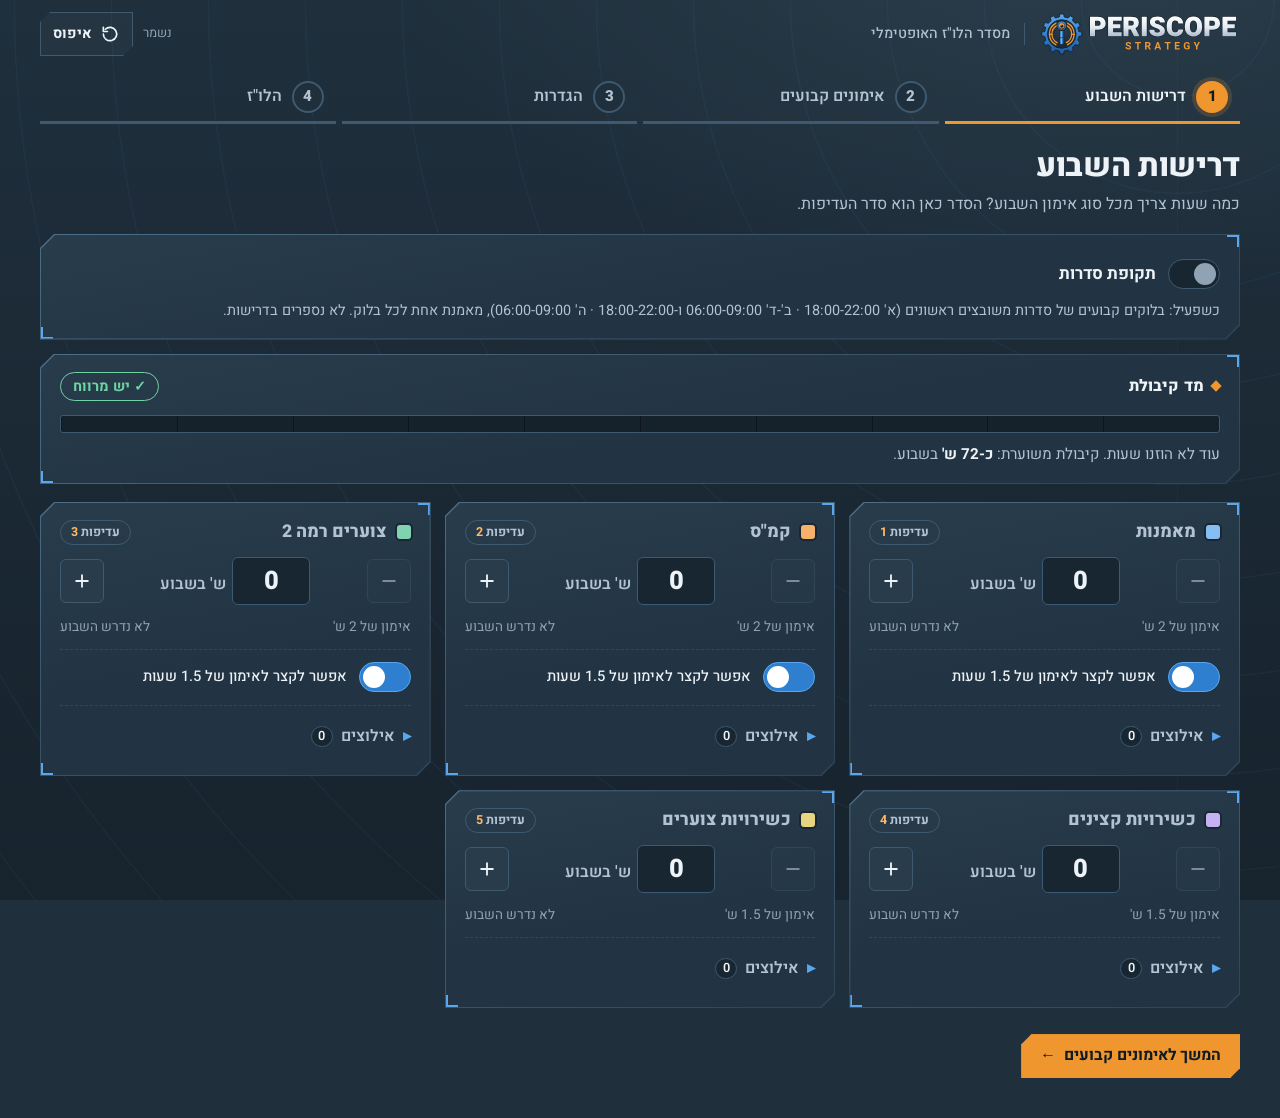
<file: index.html>
<!doctype html>
<html lang="he" dir="rtl">
<head>
<meta charset="utf-8">
<meta name="viewport" content="width=device-width, initial-scale=1, viewport-fit=cover">
<title>Periscope Strategy · מסדר הלו"ז האופטימלי</title>
<meta name="description" content="מסדר לו&quot;ז אימונים שבועי לסימולטור: מזינים דרישות, מקבלים לוח שבועי אופטימלי.">
<meta name="theme-color" content="#1f2f3c">
<meta name="color-scheme" content="dark light">
<meta property="og:title" content="Periscope Strategy · מסדר הלו&quot;ז האופטימלי">
<meta property="og:description" content="שיבוץ אימונים שבועי לסימולטור">
<meta property="og:image" content="https://idoravid15-art.github.io/sidor_talya/assets/brand/og-image.png">
<meta property="og:type" content="website">
<meta name="twitter:card" content="summary_large_image">
<link rel="icon" href="assets/brand/favicon.svg" type="image/svg+xml">
<link rel="icon" href="assets/brand/favicon-32.png" sizes="32x32" type="image/png">
<link rel="apple-touch-icon" href="assets/brand/apple-touch-icon.png">
<link rel="manifest" href="manifest.webmanifest">
<meta name="apple-mobile-web-app-capable" content="yes">
<meta name="apple-mobile-web-app-status-bar-style" content="black-translucent">
<link rel="preconnect" href="https://fonts.googleapis.com">
<link rel="preconnect" href="https://fonts.gstatic.com" crossorigin>
<link rel="stylesheet" href="https://fonts.googleapis.com/css2?family=Heebo:wght@400;500;700;800&display=swap">
<link rel="stylesheet" href="css/app.css">
<script type="module" src="js/app.js"></script>
</head>
<body>
<a class="skip" href="#main">דילוג לתוכן</a>
<div class="sonar-bg" aria-hidden="true"></div>

<header class="topbar">
  <div class="brand">
    <img class="brand-logo" src="assets/brand/logo-horizontal.svg" alt="Periscope Strategy" width="219" height="48">
    <img class="brand-logo-print" src="assets/brand/logo-mono.svg" alt="Periscope Strategy" width="219" height="48">
    <span class="brand-tag">מסדר הלו"ז האופטימלי</span>
  </div>
  <div class="topbar-actions">
    <span class="save-state" id="saveState" aria-live="polite"></span>
    <button type="button" class="btn btn-ghost btn-sm" id="resetBtn">
      <svg aria-hidden="true" viewBox="0 0 24 24"><path d="M4 12a8 8 0 1 0 2.4-5.7M4 4v5h5"/></svg>
      איפוס
    </button>
  </div>
</header>

<nav class="stepper" aria-label="שלבים">
  <ol>
    <li><button type="button" class="step" data-step="1"><span class="step-num">1</span><span class="step-label">דרישות השבוע</span></button></li>
    <li><button type="button" class="step" data-step="2"><span class="step-num">2</span><span class="step-label">אימונים קבועים</span></button></li>
    <li><button type="button" class="step" data-step="3"><span class="step-num">3</span><span class="step-label">הגדרות</span></button></li>
    <li><button type="button" class="step" data-step="4"><span class="step-num">4</span><span class="step-label">הלו"ז</span></button></li>
  </ol>
</nav>

<main id="main" tabindex="-1">

  <!-- STEP 1 -->
  <section class="screen" id="screen-1" data-screen="1" aria-labelledby="h1">
    <div class="screen-head">
      <h1 id="h1">דרישות השבוע</h1>
      <p class="lead">כמה שעות צריך מכל סוג אימון השבוע? הסדר כאן הוא סדר העדיפות.</p>
    </div>
    <div class="panel series-panel">
      <label class="switch series-switch"><input type="checkbox" id="seriesOn"><span class="switch-track" aria-hidden="true"></span><span><b>תקופת סדרות</b></span></label>
      <p class="hint" id="seriesHint">כשפעיל: בלוקים קבועים של סדרות משובצים ראשונים (א' 18:00-22:00 · ב'-ד' 06:00-09:00 ו-18:00-22:00 · ה' 06:00-09:00), מאמנת אחת לכל בלוק. לא נספרים בדרישות.</p>
    </div>
    <div class="capacity panel" id="capacity">
      <div class="capacity-top">
        <h2 class="panel-title">מד קיבולת</h2>
        <span class="capacity-status" id="capStatus"></span>
      </div>
      <div class="meter" id="capMeter" role="meter" aria-labelledby="capText" aria-valuemin="0">
        <div class="meter-fill" id="capFill"></div>
        <div class="meter-ticks" aria-hidden="true"></div>
      </div>
      <p class="capacity-text" id="capText"></p>
    </div>
    <div class="type-grid" id="typeGrid"></div>
    <div class="screen-nav">
      <button type="button" class="btn btn-primary" data-go="2">המשך לאימונים קבועים <span aria-hidden="true">←</span></button>
    </div>
  </section>

  <!-- STEP 2 -->
  <section class="screen" id="screen-2" data-screen="2" aria-labelledby="h2" hidden>
    <div class="screen-head">
      <h1 id="h2">אימונים חריגים קבועים</h1>
      <p class="lead">אימונים שכבר נקבעו מראש. הם ישובצו ראשונים והשאר ייבנה סביבם.</p>
    </div>
    <div class="fixed-layout">
      <form class="panel fixed-form" id="fixedForm" novalidate>
        <h2 class="panel-title">הוספת אימון קבוע</h2>
        <div class="form-grid">
          <label class="field"><span>יום</span><select name="day" id="fxDay"></select></label>
          <label class="field"><span>שעת התחלה</span><select name="start" id="fxStart"></select></label>
          <label class="field"><span>משך</span><select name="duration" id="fxDur"></select></label>
          <label class="field"><span>מאמנת</span><select name="trainerId" id="fxTrainer"></select></label>
          <label class="field field-wide"><span>סוג אימון</span><select name="typeId" id="fxType"></select></label>
          <label class="field field-wide" id="fxLabelWrap" hidden><span>תווית</span><input name="label" id="fxLabel" type="text" maxlength="40" placeholder="למשל: ביקור מפקד"></label>
        </div>
        <p class="form-error" id="fxError" role="alert"></p>
        <button type="submit" class="btn btn-primary btn-block">
          <svg aria-hidden="true" viewBox="0 0 24 24"><path d="M12 5v14M5 12h14"/></svg>הוספה
        </button>
      </form>
      <div class="panel fixed-list-panel">
        <h2 class="panel-title">אימונים קבועים <span class="count" id="fixedCount"></span></h2>
        <ul class="fixed-list" id="fixedList" aria-live="polite"></ul>
        <p class="empty" id="fixedEmpty">אין אימונים קבועים. אפשר לדלג לשלב הבא.</p>
      </div>
    </div>
    <div class="screen-nav">
      <button type="button" class="btn btn-ghost" data-go="1"><span aria-hidden="true">→</span> חזרה</button>
      <button type="button" class="btn btn-primary" data-go="3">המשך להגדרות <span aria-hidden="true">←</span></button>
    </div>
  </section>

  <!-- STEP 3 -->
  <section class="screen" id="screen-3" data-screen="3" aria-labelledby="h3" hidden>
    <div class="screen-head">
      <h1 id="h3">הגדרות</h1>
      <p class="lead">ברירות המחדל מתאימות לרוב השבועות. משנים רק מה שצריך.</p>
    </div>
    <div class="settings-grid">
      <fieldset class="panel">
        <legend class="panel-title">מאמנות</legend>
        <p class="hint">השעות מתחלקות שווה בין המאמנות (ביחס לשעות שכל אחת זמינה).</p>
        <ul class="trainer-list" id="trainerList"></ul>
        <button type="button" class="btn btn-ghost btn-sm" id="addTrainer"><svg viewBox="0 0 24 24" aria-hidden="true"><path d="M12 5v14M5 12h14"/></svg>הוספת מאמנת</button>
        <p class="hint" id="trainerHint" aria-live="polite"></p>
      </fieldset>

      <fieldset class="panel">
        <legend class="panel-title">אפטר</legend>
        <p class="hint">ערב אחד בשבוע: אין אימונים מ-<span id="afterEndTxt">17:00</span> ועד <span id="afterRetTxt">10:30</span> למחרת.</p>
        <label class="field"><span>האפטר תמיד של</span><select id="afterTrainer"></select></label>
        <p class="field-label" id="afterDayLbl">יום האפטר</p>
        <div class="seg" role="radiogroup" aria-labelledby="afterDayLbl">
          <label><input type="radio" name="afterMode" value="auto"><span>אוטומטי</span></label>
          <label><input type="radio" name="afterMode" value="manual"><span>אני בוחרת</span></label>
        </div>
        <div class="form-grid" id="afterManual">
          <label class="field"><span>יום</span><select id="afterDay"></select></label>
        </div>
      </fieldset>

      <fieldset class="panel">
        <legend class="panel-title">יש"פ + ניקיון</legend>
        <p class="hint">שעה אחת בשבוע בלי אימונים.</p>
        <div class="seg" role="radiogroup" aria-label="קביעת יש&quot;פ">
          <label><input type="radio" name="cleanMode" value="auto"><span>אוטומטי</span></label>
          <label><input type="radio" name="cleanMode" value="manual"><span>אני בוחרת</span></label>
        </div>
        <div class="form-grid" id="cleanManual">
          <label class="field"><span>יום</span><select id="cleanDay"></select></label>
          <label class="field"><span>שעה</span><select id="cleanStart"></select></label>
        </div>
      </fieldset>

      <fieldset class="panel">
        <legend class="panel-title">חלון חמישי</legend>
        <label class="switch">
          <input type="checkbox" id="thuEnabled" role="switch">
          <span class="switch-track" aria-hidden="true"></span>
          <span>להשאיר חלון פנוי בחמישי <span class="nowrap" id="thuTxt">12:00-12:30</span></span>
        </label>
        <p class="hint">החלון יישבר רק אם זה מוסיף יותר מ-<span id="thuTradeTxt">30</span> דק' אימון בשבוע.</p>
      </fieldset>

      <details class="panel advanced" id="advanced">
        <summary><span class="panel-title">חוקים מתקדמים</span><span class="hint">משכים, מנוחה, שינה ומכסות</span></summary>
        <div class="form-grid adv-grid" id="advGrid"></div>
        <button type="button" class="btn btn-ghost btn-sm" id="advReset">החזרת חוקים לברירת מחדל</button>
      </details>
    </div>
    <div class="screen-nav">
      <button type="button" class="btn btn-ghost" data-go="2"><span aria-hidden="true">→</span> חזרה</button>
      <button type="button" class="btn btn-primary" data-go="4" data-build>בנה לו"ז <span aria-hidden="true">←</span></button>
    </div>
  </section>

  <!-- STEP 4 -->
  <section class="screen" id="screen-4" data-screen="4" aria-labelledby="h4" hidden>
    <div class="screen-head result-head">
      <div>
        <h1 id="h4">הלו"ז השבועי</h1>
        <p class="lead" id="resultLead">לחצי "בנה לו"ז" כדי לקבל לוח שבועי.</p>
      </div>
      <div class="toolbar" role="toolbar" aria-label="פעולות על הלו&quot;ז">
        <button type="button" class="btn btn-primary" id="buildBtn">
          <svg aria-hidden="true" viewBox="0 0 24 24"><circle cx="12" cy="12" r="8"/><path d="M12 2v4M12 18v4M2 12h4M18 12h4"/></svg>
          <span id="buildLabel">בנה לו"ז</span>
        </button>
        <div class="export-group" id="exportGroup">
          <button type="button" class="btn btn-ghost" id="printBtn" disabled>
            <svg aria-hidden="true" viewBox="0 0 24 24"><path d="M6 9V3h12v6M6 18H4v-7h16v7h-2M7 14h10v7H7z"/></svg>הדפסה / PDF</button>
          <button type="button" class="btn btn-ghost" id="pngBtn" disabled>
            <svg aria-hidden="true" viewBox="0 0 24 24"><rect x="3" y="5" width="18" height="14" rx="2"/><circle cx="9" cy="10" r="2"/><path d="m21 16-5-5-8 8"/></svg>תמונה לוואטסאפ</button>
          <button type="button" class="btn btn-ghost" id="xlsxBtn" disabled>
            <svg aria-hidden="true" viewBox="0 0 24 24"><rect x="4" y="3" width="16" height="18" rx="2"/><path d="M4 9h16M4 15h16M10 3v18"/></svg>אקסל</button>
        </div>
      </div>
    </div>

    <p class="sr-only" id="buildStatus" role="status" aria-live="polite"></p>

    <div class="scan panel" id="scan" hidden>
      <div class="scope" aria-hidden="true">
        <svg viewBox="0 0 200 200" class="scope-svg">
          <defs>
            <radialGradient id="scopeBg" cx=".5" cy=".5" r=".5"><stop offset="0" stop-color="#22394a"/><stop offset="1" stop-color="#15222c"/></radialGradient>
          </defs>
          <g class="scope-gear"><circle cx="100" cy="100" r="94" fill="none" stroke="#2f7fd0" stroke-width="6" stroke-dasharray="9 5.76"/></g>
          <circle cx="100" cy="100" r="86" fill="url(#scopeBg)" stroke="#13202b" stroke-width="3"/>
          <g fill="none" stroke="#5aa7ef" stroke-opacity=".28">
            <circle cx="100" cy="100" r="64"/><circle cx="100" cy="100" r="42"/><circle cx="100" cy="100" r="20"/>
            <path d="M100 14v172M14 100h172"/>
          </g>
          <g class="scope-sweep"><path d="M100 100 L100 14 A86 86 0 0 1 160.8 39.2 Z" fill="url(#sweepGrad)"/></g>
          <linearGradient id="sweepGrad" x1="0" y1="0" x2="1" y2="0"><stop offset="0" stop-color="#f0962e" stop-opacity="0"/><stop offset="1" stop-color="#f0962e" stop-opacity=".45"/></linearGradient>
          <g class="scope-blips" fill="#f0962e"><circle cx="132" cy="70" r="3"/><circle cx="76" cy="128" r="2.5"/><circle cx="120" cy="140" r="2"/><circle cx="62" cy="64" r="2"/></g>
          <g stroke="#f0962e" stroke-width="2"><path d="M100 4v12M100 184v12M4 100h12M184 100h12"/></g>
        </svg>
        <span class="scope-pct" id="scanPct">0%</span>
      </div>
      <div class="scan-info">
        <p class="scan-title">סורקת אפשרויות שיבוץ…</p>
        <p class="scan-sub" id="scanSub">מסדרת את האימונים לפי עדיפות</p>
        <div class="progress" aria-hidden="true"><div class="progress-fill" id="scanFill"></div></div>
      </div>
    </div>

    <div class="result" id="result" hidden>
      <div class="panel board-panel">
        <div class="board-head">
          <h2 class="panel-title">לוח שבועי</h2>
          <ul class="legend" id="legend" aria-label="מקרא"></ul>
        </div>
        <div class="day-tabs" role="tablist" aria-label="ימים" id="dayTabs"></div>
        <div class="board" id="board"></div>
      </div>
      <div class="summary">
        <div class="panel util-panel">
          <h2 class="panel-title">ניצול הסימולטור</h2>
          <div class="util" id="util"></div>
        </div>
        <div class="panel gauges-panel">
          <h2 class="panel-title">נדרש מול שובץ</h2>
          <ul class="gauges" id="gauges"></ul>
        </div>
        <div class="panel warn-panel" id="warnPanel">
          <h2 class="panel-title">שימי לב</h2>
          <ul class="warnings" id="warnings"></ul>
        </div>
      </div>

    </div>

    <div class="empty-state panel" id="emptyState">
      <img src="assets/brand/emblem.svg" alt="" width="96" height="96">
      <p>הכל מוכן. לחיצה על <strong>בנה לו"ז</strong> תסדר את השבוע.</p>
    </div>

    <div class="screen-nav">
      <button type="button" class="btn btn-ghost" data-go="3"><span aria-hidden="true">→</span> חזרה להגדרות</button>
    </div>
  </section>
</main>

<dialog class="dialog" id="confirmDlg" aria-labelledby="dlgTitle">
  <form method="dialog">
    <h2 id="dlgTitle">לאפס הכל?</h2>
    <p>כל הדרישות, האימונים הקבועים וההגדרות יחזרו לברירת המחדל. אי אפשר לבטל.</p>
    <div class="dialog-actions">
      <button class="btn btn-ghost" value="cancel">ביטול</button>
      <button class="btn btn-danger" value="ok">איפוס</button>
    </div>
  </form>
</dialog>

<div class="toast" id="toast" role="status" aria-live="polite"></div>

<noscript><p class="noscript">האפליקציה דורשת JavaScript.</p></noscript>
</body>
</html>
</file>
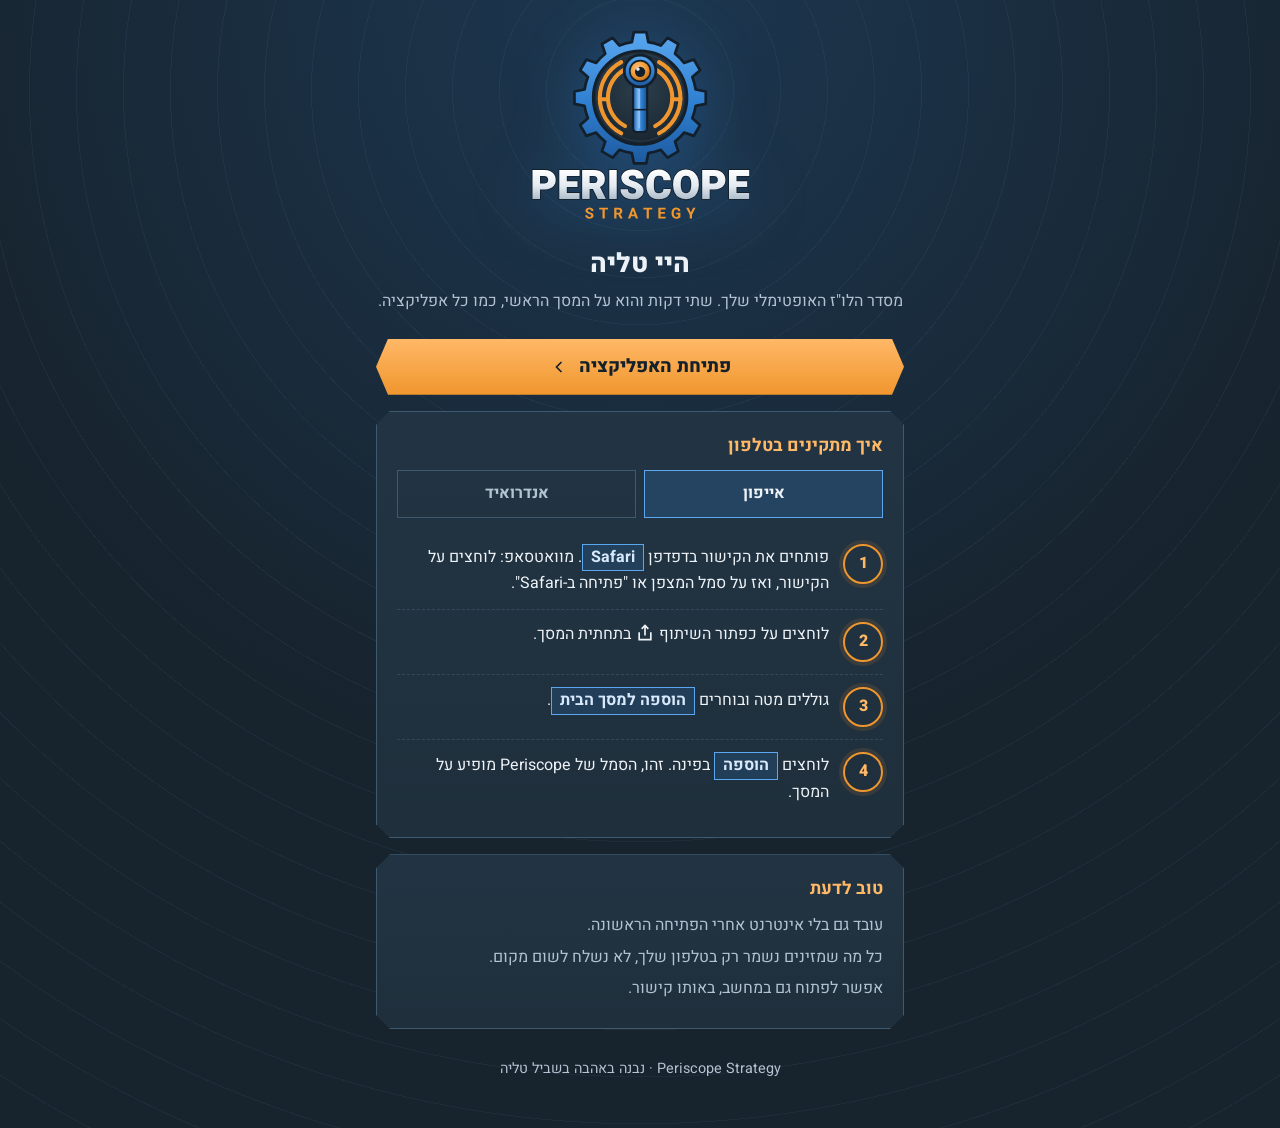
<file: install.html>
<!doctype html>
<html lang="he" dir="rtl">
<head>
<meta charset="utf-8">
<meta name="viewport" content="width=device-width, initial-scale=1, viewport-fit=cover">
<title>התקנת Periscope Strategy</title>
<meta name="description" content="מסדר הלו&quot;ז האופטימלי של טליה. שתי דקות והאפליקציה על המסך הראשי.">
<meta property="og:title" content="Periscope Strategy · מסדר הלו&quot;ז האופטימלי">
<meta property="og:description" content="לחצי כאן כדי להתקין את האפליקציה בטלפון">
<meta property="og:image" content="https://idoravid15-art.github.io/sidor_talya/assets/brand/og-image.png">
<meta property="og:url" content="https://idoravid15-art.github.io/sidor_talya/install.html">
<meta property="og:type" content="website">
<meta name="theme-color" content="#1f2f3c">
<link rel="icon" href="assets/brand/favicon.svg" type="image/svg+xml">
<link rel="apple-touch-icon" href="assets/brand/apple-touch-icon.png">
<link rel="preconnect" href="https://fonts.googleapis.com">
<link rel="preconnect" href="https://fonts.gstatic.com" crossorigin>
<link rel="stylesheet" href="https://fonts.googleapis.com/css2?family=Heebo:wght@400;500;700;800&display=swap">
<style>
:root{--bg0:#17232d;--bg1:#1f2f3c;--panel:#223443;--line:#3e5a70;--text:#eef3f8;--muted:#b3c3d2;--blue:#2f7fd0;--blue-hi:#5aa7ef;--orange:#f0962e;--orange-hi:#ffb866;--focus:#ffd08a;--ch:14px;color-scheme:dark}
*{box-sizing:border-box}
body{margin:0;min-height:100vh;font-family:"Heebo","Segoe UI",Arial,sans-serif;color:var(--text);line-height:1.6;
 background:radial-gradient(circle at 50% 0,rgba(47,127,208,.22),transparent 60%),
 repeating-radial-gradient(circle at 50% 8%,transparent 0 46px,rgba(126,168,204,.07) 46px 47px),var(--bg0)}
main{max-width:560px;margin:0 auto;padding:28px 16px 48px}
.hero{text-align:center;margin-bottom:24px}
.hero img{width:min(230px,62vw);height:auto;filter:drop-shadow(0 10px 30px rgba(47,127,208,.35))}
h1{font-size:1.65rem;font-weight:800;margin:10px 0 4px}
.lead{color:var(--muted);margin:0}
.panel{background:linear-gradient(180deg,var(--panel),var(--bg1));border:1px solid var(--line);padding:20px;margin:16px 0;
 clip-path:polygon(var(--ch) 0,calc(100% - var(--ch)) 0,100% var(--ch),100% calc(100% - var(--ch)),calc(100% - var(--ch)) 100%,var(--ch) 100%,0 calc(100% - var(--ch)),0 var(--ch))}
.open{display:flex;align-items:center;justify-content:center;gap:10px;min-height:56px;padding:12px 20px;font:inherit;font-size:1.15rem;font-weight:800;
 color:#14202a;background:linear-gradient(180deg,var(--orange-hi),var(--orange));text-decoration:none;
 clip-path:polygon(12px 0,calc(100% - 12px) 0,100% 50%,calc(100% - 12px) 100%,12px 100%,0 50%)}
.open:focus-visible,.tab:focus-visible{outline:3px solid var(--focus);outline-offset:3px}
.tabs{display:grid;grid-template-columns:1fr 1fr;gap:8px;margin-bottom:14px}
.tab{min-height:48px;font:inherit;font-weight:700;font-size:1rem;color:var(--muted);background:transparent;border:1px solid var(--line);cursor:pointer}
.tab[aria-selected=true]{color:var(--text);border-color:var(--blue-hi);background:rgba(47,127,208,.22)}
ol{list-style:none;margin:0;padding:0;counter-reset:s}
li{counter-increment:s;display:flex;gap:14px;align-items:flex-start;padding:12px 0;border-bottom:1px dashed rgba(126,168,204,.2)}
li:last-child{border-bottom:0}
li::before{content:counter(s);flex:0 0 36px;height:36px;display:grid;place-items:center;font-weight:800;color:var(--orange-hi);
 border:2px solid var(--orange);border-radius:50%;box-shadow:0 0 0 4px rgba(240,150,46,.12)}
.k{display:inline-block;padding:0 8px;border:1px solid var(--blue-hi);color:#d7e9fb;background:rgba(47,127,208,.18);font-weight:700;white-space:nowrap}
.ic{width:20px;height:20px;vertical-align:-4px;stroke:currentColor;fill:none;stroke-width:2}
h2{font-size:1.1rem;margin:0 0 10px;color:var(--orange-hi)}
.tips p{margin:6px 0;color:var(--muted)}
footer{text-align:center;color:var(--muted);font-size:.9rem;margin-top:28px}
[hidden]{display:none!important}
@media (prefers-reduced-motion:no-preference){.hero img{animation:rise .7s ease-out}@keyframes rise{from{opacity:0;transform:translateY(10px)}}}
</style>
</head>
<body>
<main>
  <header class="hero">
    <img src="assets/brand/logo-stacked.svg" alt="Periscope Strategy">
    <h1>היי טליה</h1>
    <p class="lead">מסדר הלו"ז האופטימלי שלך. שתי דקות והוא על המסך הראשי, כמו כל אפליקציה.</p>
  </header>

  <a class="open" href="./">פתיחת האפליקציה
    <svg class="ic" viewBox="0 0 24 24" aria-hidden="true"><path d="M15 6l-6 6 6 6"/></svg></a>

  <section class="panel" aria-labelledby="how">
    <h2 id="how">איך מתקינים בטלפון</h2>
    <div class="tabs" role="tablist" aria-label="סוג הטלפון">
      <button class="tab" role="tab" id="tab-ios" aria-controls="p-ios" aria-selected="true">אייפון</button>
      <button class="tab" role="tab" id="tab-and" aria-controls="p-and" aria-selected="false" tabindex="-1">אנדרואיד</button>
    </div>

    <div role="tabpanel" id="p-ios" aria-labelledby="tab-ios">
      <ol>
        <li><span>פותחים את הקישור בדפדפן <span class="k">Safari</span>. מוואטסאפ: לוחצים על הקישור, ואז על סמל המצפן או "פתיחה ב-Safari".</span></li>
        <li><span>לוחצים על כפתור השיתוף
          <svg class="ic" viewBox="0 0 24 24" aria-label="שיתוף"><path d="M12 3v12M8 7l4-4 4 4"/><path d="M5 11v9h14v-9"/></svg>
          בתחתית המסך.</span></li>
        <li><span>גוללים מטה ובוחרים <span class="k">הוספה למסך הבית</span>.</span></li>
        <li><span>לוחצים <span class="k">הוספה</span> בפינה. זהו, הסמל של Periscope מופיע על המסך.</span></li>
      </ol>
    </div>

    <div role="tabpanel" id="p-and" aria-labelledby="tab-and" hidden>
      <ol>
        <li><span>פותחים את הקישור בדפדפן <span class="k">Chrome</span>.</span></li>
        <li><span>אם קופצת הודעה "התקנת אפליקציה", לוחצים עליה וסיימנו.</span></li>
        <li><span>אחרת: לוחצים על שלוש הנקודות
          <svg class="ic" viewBox="0 0 24 24" aria-label="תפריט"><circle cx="12" cy="5" r="1.4"/><circle cx="12" cy="12" r="1.4"/><circle cx="12" cy="19" r="1.4"/></svg>
          למעלה.</span></li>
        <li><span>בוחרים <span class="k">התקנת אפליקציה</span> או <span class="k">הוספה למסך הבית</span>, ומאשרים.</span></li>
      </ol>
      <p id="and-btn-wrap" hidden><button class="open" id="and-btn" style="width:100%;border:0;cursor:pointer">התקנה בלחיצה אחת</button></p>
    </div>
  </section>

  <section class="panel tips" aria-labelledby="good">
    <h2 id="good">טוב לדעת</h2>
    <p>עובד גם בלי אינטרנט אחרי הפתיחה הראשונה.</p>
    <p>כל מה שמזינים נשמר רק בטלפון שלך, לא נשלח לשום מקום.</p>
    <p>אפשר לפתוח גם במחשב, באותו קישור.</p>
  </section>

  <footer>Periscope Strategy · נבנה באהבה בשביל טליה</footer>
</main>
<script>
(function(){
  var tabs=[document.getElementById('tab-ios'),document.getElementById('tab-and')];
  function sel(i){tabs.forEach(function(t,j){var on=i===j;t.setAttribute('aria-selected',on);t.tabIndex=on?0:-1;
    document.getElementById(t.getAttribute('aria-controls')).hidden=!on;});}
  tabs.forEach(function(t,i){t.addEventListener('click',function(){sel(i)});
    t.addEventListener('keydown',function(e){if(e.key==='ArrowLeft'||e.key==='ArrowRight'){var n=1-i;sel(n);tabs[n].focus();}});});
  if(/android/i.test(navigator.userAgent)) sel(1);
  var deferred;
  window.addEventListener('beforeinstallprompt',function(e){e.preventDefault();deferred=e;document.getElementById('and-btn-wrap').hidden=false;});
  document.getElementById('and-btn').addEventListener('click',function(){if(deferred){deferred.prompt();deferred=null;}});
})();
</script>
</body>
</html>
</file>
<file: css/app.css>
/* Periscope Strategy · HUD theme (dark default, light print) */
:root {
  --bg0: #17232d;
  --bg1: #1f2f3c;
  --bg2: #2c3e4c;
  --panel: #223443;
  --panel-2: #283c4c;
  --line: #3e5a70;
  --line-soft: rgba(126, 168, 204, .16);
  --text: #eef3f8;
  --muted: #b3c3d2;
  --dim: #8fa3b5;
  --blue: #2f7fd0;
  --blue-hi: #5aa7ef;
  --orange: #f0962e;
  --orange-hi: #ffb866;
  --ink: #0e1a24;
  --ok: #6fd3a2;
  --warn: #ffc56b;
  --bad: #ff8f7f;
  --focus: #ffd08a;
  --ch: 14px;
  --r: 6px;
  --ppm: .65; /* board pixels per minute */
  --axis-w: 48px;
  /* session type colours (dark text on light fill, AA+) */
  --c-maamanot: #86bdf2;
  --c-kamas: #f4b26a;
  --c-cadets2: #7fd3b1;
  --c-officersQual: #c6b2f2;
  --c-cadetsQual: #e7d47e;
  --c-series: #f2a0c4;
  --c-custom: #c5d0da;
  --font: "Heebo", "Segoe UI", "Arial Hebrew", Arial, sans-serif;
  color-scheme: dark;
}

*, *::before, *::after { box-sizing: border-box; }
html { -webkit-text-size-adjust: 100%; scroll-behavior: smooth; }
body {
  margin: 0;
  min-height: 100vh;
  font-family: var(--font);
  font-size: 16px;
  line-height: 1.5;
  color: var(--text);
  background: radial-gradient(1200px 700px at 85% -10%, #2c3e4c 0%, transparent 60%),
              linear-gradient(180deg, var(--bg1) 0%, var(--bg0) 100%) fixed;
  background-color: var(--bg1);
  font-variant-numeric: tabular-nums;
  padding-bottom: env(safe-area-inset-bottom);
}
.sonar-bg {
  position: fixed; inset: 0; pointer-events: none; z-index: -1;
  background:
    repeating-radial-gradient(circle at 92% 0%, transparent 0 95px, rgba(90,167,239,.055) 96px 97px),
    linear-gradient(90deg, transparent calc(92% - .5px), rgba(90,167,239,.05) calc(92% - .5px) calc(92% + .5px), transparent 0);
}
h1, h2, h3 { margin: 0; line-height: 1.25; }
h1 { font-size: clamp(1.45rem, 1.1rem + 1.4vw, 2rem); font-weight: 800; letter-spacing: -.01em; }
p { margin: 0; }
button, input, select, textarea { font: inherit; color: inherit; }
img { max-width: 100%; }
[hidden] { display: none !important; }
.sr-only { position: absolute !important; width: 1px; height: 1px; overflow: hidden; clip: rect(0 0 0 0); white-space: nowrap; }
.nowrap { white-space: nowrap; }
.skip { position: absolute; inset-inline-start: 8px; top: -60px; z-index: 50; background: var(--orange); color: var(--ink); padding: 10px 16px; font-weight: 700; border-radius: var(--r); }
.skip:focus { top: 8px; }
:focus-visible { outline: 3px solid var(--focus); outline-offset: 2px; border-radius: 4px; }
main:focus { outline: none; }

/* ---------- top bar ---------- */
.topbar {
  display: flex; align-items: center; justify-content: space-between; gap: 12px;
  padding: max(12px, env(safe-area-inset-top)) clamp(16px, 4vw, 40px) 10px;
  max-width: 1360px; margin: 0 auto;
}
.brand { display: flex; align-items: center; gap: 14px; min-width: 0; }
.brand-logo { height: 44px; width: auto; display: block; }
.brand-logo-print { display: none; }
.brand-tag { color: var(--muted); font-size: .9rem; font-weight: 500; padding-inline-start: 14px; border-inline-start: 1px solid var(--line); white-space: nowrap; }
.topbar-actions { display: flex; align-items: center; gap: 10px; }
.save-state { font-size: .8rem; color: var(--dim); }

/* ---------- buttons ---------- */
.btn {
  --bc: var(--line);
  display: inline-flex; align-items: center; justify-content: center; gap: 8px;
  min-height: 44px; padding: 8px 18px;
  border: 1px solid var(--bc); background: var(--panel-2); color: var(--text);
  font-weight: 700; font-size: .98rem; cursor: pointer; text-decoration: none;
  clip-path: polygon(10px 0, 100% 0, 100% calc(100% - 10px), calc(100% - 10px) 100%, 0 100%, 0 10px);
  transition: background-color .15s, border-color .15s, transform .1s;
}
.btn svg { width: 20px; height: 20px; fill: none; stroke: currentColor; stroke-width: 2; stroke-linecap: round; stroke-linejoin: round; flex: none; }
.btn:hover:not(:disabled) { background: #324a5c; }
.btn:active:not(:disabled) { transform: translateY(1px); }
.btn:focus-visible { clip-path: none; border-radius: 4px; }
.btn:disabled { opacity: .5; cursor: not-allowed; }
.btn-primary { background: var(--orange); color: var(--ink); --bc: var(--orange); }
.btn-primary:hover:not(:disabled) { background: var(--orange-hi); }
.btn-ghost { background: rgba(255,255,255,.03); }
.btn-danger { background: #e06a59; color: var(--ink); --bc: #e06a59; }
.btn-danger:hover { background: #f08070 !important; }
.btn-sm { min-height: 44px; padding: 6px 12px; font-size: .9rem; }
.btn-block { width: 100%; }
.icon-btn {
  display: inline-grid; place-items: center; width: 44px; height: 44px; flex: none;
  border: 1px solid var(--line); background: var(--panel-2); color: var(--text); cursor: pointer; border-radius: var(--r);
  font-size: 1.4rem; font-weight: 700; line-height: 1;
}
.icon-btn:hover:not(:disabled) { background: #324a5c; border-color: var(--blue-hi); }
.icon-btn:disabled { opacity: .45; cursor: not-allowed; }
.icon-btn svg { width: 20px; height: 20px; fill: none; stroke: currentColor; stroke-width: 2.2; stroke-linecap: round; }

/* ---------- stepper ---------- */
.stepper { max-width: 1360px; margin: 0 auto; padding: 6px clamp(16px, 4vw, 40px) 0; }
.stepper ol { list-style: none; margin: 0; padding: 0; display: grid; grid-template-columns: repeat(4, 1fr); gap: 6px; counter-reset: s; position: relative; }
.step {
  width: 100%; min-height: 52px; display: flex; align-items: center; gap: 10px;
  padding: 6px 12px; border: 0; background: transparent; color: var(--muted); cursor: pointer;
  border-bottom: 3px solid var(--line); font-weight: 600; text-align: start;
}
.step:hover { color: var(--text); background: rgba(255,255,255,.03); }
.step-num {
  display: inline-grid; place-items: center; width: 32px; height: 32px; flex: none;
  border-radius: 50%; border: 2px solid var(--line); font-weight: 800; font-size: .95rem;
  background: var(--bg1);
}
.step.done .step-num { border-color: var(--blue-hi); color: var(--blue-hi); }
.step.done .step-num::after { content: "✓"; font-size: .8rem; position: absolute; transform: translate(14px, -12px); color: var(--ok); }
.step[aria-current="step"] { color: var(--text); border-bottom-color: var(--orange); }
.step[aria-current="step"] .step-num { border-color: var(--orange); background: var(--orange); color: var(--ink); box-shadow: 0 0 0 4px rgba(240,150,46,.18); }
.step-label { line-height: 1.2; }

/* ---------- layout ---------- */
main { max-width: 1360px; margin: 0 auto; padding: 22px clamp(16px, 4vw, 40px) 40px; }
.screen { animation: fadeIn .25s ease; }
@keyframes fadeIn { from { opacity: 0; transform: translateY(6px); } to { opacity: 1; transform: none; } }
.screen-head { margin-bottom: 18px; }
.screen-head h1:focus { outline: none; }
.lead { color: var(--muted); margin-top: 6px; max-width: 62ch; }
.screen-nav { display: flex; justify-content: space-between; gap: 12px; margin-top: 26px; flex-wrap: wrap; }
.screen-nav .btn-primary:only-child, .screen-nav .btn-ghost:only-child { margin-inline-start: 0; }
.screen-nav > :last-child:not(:first-child) { margin-inline-start: auto; }

/* ---------- HUD panel (chamfered, with corner ticks) ---------- */
.panel {
  position: relative; isolation: isolate; padding: 18px 20px; border: 0; margin: 0; min-width: 0;
}
.panel::before, .panel::after {
  content: ""; position: absolute; z-index: -1; pointer-events: none;
  clip-path: polygon(var(--ch) 0, 100% 0, 100% calc(100% - var(--ch)), calc(100% - var(--ch)) 100%, 0 100%, 0 var(--ch));
}
.panel::before { inset: 0; background: linear-gradient(160deg, #4d6e88, var(--line) 40%, #2f4556); }
.panel::after {
  inset: 1px;
  background:
    linear-gradient(var(--blue-hi), var(--blue-hi)) top right / 12px 2px no-repeat,
    linear-gradient(var(--blue-hi), var(--blue-hi)) top right / 2px 12px no-repeat,
    linear-gradient(var(--blue-hi), var(--blue-hi)) bottom left / 12px 2px no-repeat,
    linear-gradient(var(--blue-hi), var(--blue-hi)) bottom left / 2px 12px no-repeat,
    linear-gradient(170deg, var(--panel-2), var(--panel) 60%);
}
.panel-title { font-size: 1rem; font-weight: 800; letter-spacing: .01em; display: flex; align-items: center; gap: 8px; }
.panel-title::before { content: ""; width: 8px; height: 8px; background: var(--orange); transform: rotate(45deg); flex: none; }
fieldset.panel > legend { float: right; width: 100%; padding: 0; margin-bottom: 12px; }
fieldset.panel > legend + * { clear: both; }
.hint { color: var(--muted); font-size: .9rem; }
.empty { color: var(--muted); padding: 14px 0 4px; }

/* ---------- forms ---------- */
.form-grid { display: grid; grid-template-columns: repeat(auto-fill, minmax(150px, 1fr)); gap: 12px 14px; margin-top: 12px; }
.field { display: flex; flex-direction: column; gap: 6px; font-size: .9rem; color: var(--muted); font-weight: 500; }
.field-wide { grid-column: 1 / -1; }
.field > span { color: var(--muted); }
input[type="text"], input[type="number"], select {
  min-height: 44px; width: 100%; padding: 8px 12px;
  background: #182631; border: 1px solid var(--line); border-radius: var(--r); color: var(--text); font-size: 1rem;
}
select { appearance: none; padding-inline-start: 34px;
  background-image: url("data:image/svg+xml,%3Csvg xmlns='http://www.w3.org/2000/svg' viewBox='0 0 12 8'%3E%3Cpath d='M1 1l5 5 5-5' fill='none' stroke='%23b3c3d2' stroke-width='2'/%3E%3C/svg%3E");
  background-repeat: no-repeat; background-position: left 12px center; background-size: 12px; }
input:hover, select:hover { border-color: #5a7a94; }
input:focus-visible, select:focus-visible { border-color: var(--focus); }
.form-error { color: var(--bad); font-size: .9rem; min-height: 1.4em; margin: 10px 0 6px; font-weight: 600; }
.form-error:empty { min-height: 0; margin: 6px 0; }

.seg { display: inline-flex; border: 1px solid var(--line); border-radius: 8px; padding: 3px; background: #182631; margin-top: 12px; }
.seg label { position: relative; cursor: pointer; }
.seg input { position: absolute; opacity: 0; inset: 0; margin: 0; cursor: pointer; }
.seg span { display: inline-flex; align-items: center; min-height: 40px; padding: 4px 16px; border-radius: 6px; font-weight: 600; color: var(--muted); }
.seg input:checked + span { background: var(--blue); color: #fff; }
.seg input:focus-visible + span { outline: 3px solid var(--focus); outline-offset: 1px; }

/* trainers list (settings) */
.trainer-list { list-style: none; margin: 12px 0; padding: 0; display: grid; gap: 10px; }
.trainer-row { border: 1px solid var(--line-soft); border-radius: var(--r); padding: 10px; background: rgba(255,255,255,.02); display: grid; gap: 8px; }
.trainer-top { display: flex; gap: 8px; align-items: flex-end; }
.trainer-top .field { flex: 1; min-width: 0; }
.trainer-badge { font-size: .75rem; font-weight: 700; color: var(--orange); margin-inline-start: 6px; }
.day-checks { display: flex; flex-wrap: wrap; gap: 6px; border: 0; padding: 0; margin: 0; min-width: 0; }
.day-checks legend { font-size: .85rem; color: var(--muted); padding: 0; margin-bottom: 4px; float: right; width: 100%; }
.day-check { position: relative; cursor: pointer; }
.day-check input { position: absolute; opacity: 0; inset: 0; margin: 0; cursor: pointer; }
.day-check span { display: inline-grid; place-items: center; min-width: 44px; min-height: 44px; padding: 0 8px; border: 1px solid var(--line); border-radius: 6px; background: #182631; color: var(--muted); font-weight: 700; }
.day-check input:checked + span { background: var(--blue); border-color: var(--blue-hi); color: #fff; }
.day-check input:checked + span::before { content: "✓"; margin-inline-end: 3px; font-size: .8em; }
.day-check input:focus-visible + span { outline: 3px solid var(--focus); outline-offset: 1px; }
.hrs { display: grid; gap: 6px; }
.hrs-row { display: grid; grid-template-columns: 3.6em auto 1fr; align-items: center; gap: 6px; }
.hrs-row > select { justify-self: start; }
@media (max-width: 520px) { .hrs-row { grid-template-columns: 3.6em 1fr; } .hrs-range { grid-column: 2; } }
.hrs-day { min-width: 3.6em; font-size: .88rem; color: var(--muted); font-weight: 600; }
.hrs-row select { width: auto; min-width: 0; flex: 0 1 auto; padding-block: 6px; padding-inline: 10px 30px; background-position: left 10px center; }
.hrs-row .dash { color: var(--dim); }
.hrs-msgs { list-style: none; margin: 2px 0 0; padding: 0; display: grid; gap: 4px; font-size: .84rem; }
.hrs-msgs li { display: flex; gap: 6px; align-items: baseline; }
.hrs-msgs .warn { color: var(--muted); } .hrs-msgs .warn span { color: var(--orange); font-weight: 800; }
.hrs-msgs .error { color: var(--bad); font-weight: 600; }
.hrs-range { display: inline-flex; align-items: center; gap: 6px; flex-wrap: nowrap; justify-self: start; }
.hrs-row select { font-size: .92rem; padding-inline: 8px 26px; background-position: left 8px center; }
.field-label { margin: 14px 0 0; font-size: .9rem; color: var(--muted); font-weight: 500; }
.field-label + .seg { margin-top: 6px; }
.balance { display: inline-block; margin-top: 4px; font-size: .82rem; font-weight: 700; padding: 1px 8px; border-radius: 4px; }
.balance.ok { color: var(--ok); border: 1px solid currentColor; }
.balance.off { color: var(--orange); border: 1px solid currentColor; }
.trainer-load small { color: var(--dim); font-weight: 500; margin-inline-start: 4px; }
.lane .unavail { position: absolute; left: 0; right: 0; background: repeating-linear-gradient(45deg, rgba(0,0,0,.45) 0 4px, rgba(255,255,255,.06) 4px 8px); }

.switch { display: flex; align-items: center; gap: 12px; cursor: pointer; min-height: 44px; position: relative; font-weight: 500; }
.switch input { position: absolute; opacity: 0; width: 52px; height: 30px; margin: 0; cursor: pointer; }
.switch-track { width: 52px; height: 30px; flex: none; border-radius: 15px; background: #182631; border: 1px solid var(--line); position: relative; transition: background-color .15s; }
.switch-track::after { content: ""; position: absolute; top: 3px; right: 3px; width: 22px; height: 22px; border-radius: 50%; background: var(--dim); transition: transform .18s, background-color .18s; }
.switch input:checked + .switch-track { background: var(--blue); border-color: var(--blue-hi); }
.switch input:checked + .switch-track::after { transform: translateX(-22px); background: #fff; }
.switch input:focus-visible + .switch-track { outline: 3px solid var(--focus); outline-offset: 2px; }
.switch-state { font-size: .8rem; color: var(--dim); margin-inline-start: auto; }

/* ---------- step 1 ---------- */
.capacity { margin-bottom: 18px; }
.capacity-top { display: flex; align-items: center; justify-content: space-between; gap: 10px; flex-wrap: wrap; }
.capacity-status { font-weight: 700; font-size: .9rem; padding: 3px 12px; border-radius: 999px; border: 1px solid currentColor; display: inline-flex; gap: 6px; align-items: center; }
.capacity-status[data-level="ok"] { color: var(--ok); }
.capacity-status[data-level="tight"] { color: var(--warn); }
.capacity-status[data-level="over"] { color: var(--bad); }
.meter { position: relative; height: 18px; margin: 14px 0 10px; background: #15212b; border: 1px solid var(--line); border-radius: 3px; overflow: hidden; }
.meter-fill { position: absolute; inset-block: 0; right: 0; width: 0; background: linear-gradient(270deg, var(--blue), var(--blue-hi)); transition: width .35s ease; }
.meter[data-level="tight"] .meter-fill { background: linear-gradient(270deg, #d9862a, var(--warn)); }
.meter[data-level="over"] .meter-fill { background: repeating-linear-gradient(135deg, #e0705f 0 8px, #f08f7f 8px 16px); }
.meter-ticks { position: absolute; inset: 0; background: repeating-linear-gradient(270deg, transparent 0 calc(10% - 1px), rgba(0,0,0,.35) calc(10% - 1px) 10%); }
.capacity-text { color: var(--muted); font-size: .95rem; }
.capacity-text strong { color: var(--text); }

.type-grid { display: grid; grid-template-columns: repeat(auto-fill, minmax(min(100%, 330px), 1fr)); gap: 14px; }
.type-card { display: flex; flex-direction: column; gap: 12px; }
.type-head { display: flex; align-items: center; gap: 10px; }
.type-swatch { width: 14px; height: 14px; border-radius: 3px; flex: none; box-shadow: 0 0 0 2px rgba(0,0,0,.3); }
.type-name { font-size: 1.1rem; font-weight: 800; flex: 1; min-width: 0; }
.prio { font-size: .78rem; font-weight: 700; color: var(--muted); border: 1px solid var(--line); border-radius: 999px; padding: 2px 10px; white-space: nowrap; }
.prio b { color: var(--orange-hi); }
.hours { display: flex; align-items: center; gap: 10px; }
.hours-input { display: flex; align-items: baseline; gap: 6px; flex: 1; justify-content: center; }
.hours-input input { width: 5.2ch; text-align: center; font-size: 1.6rem; font-weight: 800; padding: 2px 4px; min-height: 48px; -moz-appearance: textfield; }
.hours-input input::-webkit-outer-spin-button, .hours-input input::-webkit-inner-spin-button { -webkit-appearance: none; margin: 0; }
.hours-input span { color: var(--muted); font-weight: 600; }
.series-panel { margin-bottom: 14px; display: grid; gap: 4px; }
.series-panel .hint { margin: 0; }
.series-switch b { font-size: 1.05rem; }
.series-panel.on { border-color: var(--c-series); box-shadow: inset 4px 0 0 var(--c-series); }
.cons { border-top: 1px dashed var(--line-soft); padding-top: 8px; }
.cons > summary { cursor: pointer; min-height: 44px; display: flex; align-items: center; gap: 8px; font-weight: 600; color: var(--muted); list-style: none; }
.cons > summary::-webkit-details-marker { display: none; }
.cons > summary::before { content: "▸"; color: var(--blue-hi); transition: transform .15s; }
.cons[open] > summary::before { transform: rotate(90deg); }
.cons-badge { min-width: 22px; padding: 0 6px; border-radius: 999px; background: #182631; border: 1px solid var(--line); font-size: .8rem; text-align: center; color: var(--text); }
.cons-badge.has { background: var(--orange); border-color: var(--orange); color: var(--ink); }
.cons-list { list-style: none; margin: 4px 0 8px; padding: 0; display: grid; gap: 4px; }
.cons-list li { display: flex; align-items: center; justify-content: space-between; gap: 8px; font-size: .9rem; }
.cons-form { display: grid; grid-template-columns: repeat(3, minmax(0, 1fr)); gap: 8px; align-items: end; }
.cons-form .field { font-size: .8rem; }
.cons-form select { padding-inline: 8px 26px; background-position: left 8px center; }
.cons-actions { display: flex; flex-wrap: wrap; gap: 8px; align-items: center; margin-top: 8px; }
.cons-actions .switch { min-height: 44px; font-size: .88rem; }
.cons-err { color: var(--bad); font-size: .85rem; font-weight: 600; margin: 4px 0 0; }
.cons-err:empty { display: none; }
.type-meta { color: var(--dim); font-size: .85rem; display: flex; justify-content: space-between; gap: 8px; flex-wrap: wrap; }
.type-card .switch { font-size: .92rem; border-top: 1px dashed var(--line-soft); padding-top: 10px; }
.type-card.zero .type-name { color: var(--muted); }

/* ---------- step 2 ---------- */
.fixed-layout { display: grid; grid-template-columns: minmax(0, 380px) minmax(0, 1fr); gap: 16px; align-items: start; }
.fixed-list { list-style: none; margin: 12px 0 0; padding: 0; display: flex; flex-direction: column; gap: 8px; }
.fixed-item { display: flex; align-items: center; gap: 12px; padding: 8px 12px; background: #1b2a36; border: 1px solid var(--line-soft); border-inline-start: 5px solid var(--c, var(--c-custom)); border-radius: var(--r); }
.fixed-when { font-weight: 800; min-width: 8.5em; }
.fixed-when small { display: block; color: var(--muted); font-weight: 500; font-size: .85rem; }
.fixed-what { flex: 1; min-width: 0; }
.fixed-what small { display: block; color: var(--muted); font-size: .85rem; }
.count { color: var(--muted); font-weight: 600; font-size: .9rem; }

/* ---------- step 3 ---------- */
.settings-grid { display: grid; grid-template-columns: repeat(auto-fill, minmax(min(100%, 340px), 1fr)); gap: 16px; align-items: start; }
.settings-grid .field + .field { margin-top: 12px; }
.advanced { grid-column: 1 / -1; }
.advanced summary { cursor: pointer; list-style: none; display: flex; align-items: center; gap: 12px; min-height: 44px; flex-wrap: wrap; }
.advanced summary::-webkit-details-marker { display: none; }
.advanced summary::after { content: "+"; margin-inline-start: auto; font-size: 1.4rem; font-weight: 700; color: var(--blue-hi); width: 32px; text-align: center; }
.advanced[open] summary::after { content: "−"; }
.adv-grid { grid-template-columns: repeat(auto-fill, minmax(min(100%, 230px), 1fr)); margin: 14px 0 16px; }

/* ---------- step 4 ---------- */
.result-head { display: flex; justify-content: space-between; align-items: flex-end; gap: 16px; flex-wrap: wrap; }
.toolbar { display: flex; gap: 10px; flex-wrap: wrap; align-items: center; }
.export-group { display: flex; gap: 8px; flex-wrap: wrap; }
.stale { margin-bottom: 14px; padding: 10px 14px; border: 1px dashed var(--warn); color: var(--warn); border-radius: var(--r); font-weight: 600; display: flex; gap: 10px; align-items: center; }

.empty-state { display: flex; align-items: center; gap: 18px; padding: 28px; color: var(--muted); }
.empty-state img { opacity: .9; flex: none; }

/* scanning */
.scan { display: flex; align-items: center; gap: 28px; padding: 28px; margin-bottom: 18px; }
.scope { position: relative; width: 180px; height: 180px; flex: none; }
.scope-svg { width: 100%; height: 100%; display: block; }
.scope-sweep { transform-origin: 100px 100px; animation: spin 1.8s linear infinite; }
.scope-gear { transform-origin: 100px 100px; animation: spin 14s linear infinite reverse; }
.scope-blips circle { animation: blip 1.8s ease-in-out infinite; opacity: 0; }
.scope-blips circle:nth-child(2) { animation-delay: .5s; } .scope-blips circle:nth-child(3) { animation-delay: .9s; } .scope-blips circle:nth-child(4) { animation-delay: 1.3s; }
.scope-pct { position: absolute; inset: 0; display: grid; place-items: center; font-size: 1.5rem; font-weight: 800; text-shadow: 0 1px 6px rgba(0,0,0,.7); }
@keyframes spin { to { transform: rotate(360deg); } }
@keyframes blip { 0%, 100% { opacity: 0; } 30% { opacity: 1; } }
.scan-info { flex: 1; min-width: 0; }
.scan-title { font-size: 1.2rem; font-weight: 800; }
.scan-sub { color: var(--muted); margin-top: 4px; }
.progress { height: 8px; margin-top: 16px; background: #15212b; border: 1px solid var(--line); border-radius: 4px; overflow: hidden; }
.progress-fill { height: 100%; width: 0; background: linear-gradient(270deg, var(--orange), var(--orange-hi)); transition: width .25s linear; margin-inline-start: 0; }

/* summary */
.result { display: flex; flex-direction: column; }
.result > .summary { order: -1; }
.summary { display: grid; grid-template-columns: minmax(0, 260px) minmax(0, 1.25fr) minmax(0, 1fr); gap: 16px; margin-bottom: 16px; align-items: stretch; }
.util { display: flex; flex-direction: column; align-items: center; gap: 8px; margin-top: 10px; text-align: center; }
.util svg { width: 150px; height: 150px; }
.util-num { font-size: 2rem; font-weight: 800; fill: var(--text); }
.util-sub { font-size: .9rem; color: var(--muted); }
.trainer-load { width: 100%; list-style: none; padding: 10px 0 0; margin: 6px 0 0; border-top: 1px dashed var(--line-soft); font-size: .88rem; display: grid; gap: 4px; }
.trainer-load li { display: flex; justify-content: space-between; gap: 8px; color: var(--muted); }
.trainer-load b { color: var(--text); }
.gauges { list-style: none; margin: 12px 0 0; padding: 0; display: grid; gap: 12px; }
.gauge-row { display: grid; grid-template-columns: 1fr auto; gap: 4px 12px; align-items: center; }
.gauge-name { font-weight: 700; display: flex; align-items: center; gap: 8px; min-width: 0; }
.gauge-name .type-swatch { width: 12px; height: 12px; }
.gauge-val { font-weight: 700; white-space: nowrap; font-size: .95rem; }
.gauge-val .st { font-size: .8rem; font-weight: 700; margin-inline-start: 6px; }
.st-ok { color: var(--ok); } .st-short { color: var(--warn); }
.gauge-bar { grid-column: 1 / -1; height: 10px; background: #15212b; border: 1px solid var(--line-soft); border-radius: 3px; overflow: hidden; position: relative; }
.gauge-bar i { position: absolute; inset-block: 0; right: 0; background: var(--c); border-radius: 2px; }
.gauge-row.none { opacity: .6; }
.warnings { list-style: none; margin: 12px 0 0; padding: 0; display: grid; gap: 10px; }
.warnings li { display: flex; gap: 10px; align-items: flex-start; font-size: .95rem; }
.warnings .ico { flex: none; width: 24px; height: 24px; display: grid; place-items: center; border-radius: 50%; font-weight: 800; font-size: .85rem; margin-top: 1px; }
.warnings .w .ico { background: rgba(255,197,107,.15); color: var(--warn); border: 1px solid var(--warn); }
.warnings .e .ico { background: rgba(255,143,127,.15); color: var(--bad); border: 1px solid var(--bad); }
.warnings .ok .ico { background: rgba(111,211,162,.15); color: var(--ok); border: 1px solid var(--ok); }

/* board */
.board-panel { padding: 16px 16px 18px; }
.board-head { display: flex; justify-content: space-between; align-items: center; gap: 12px; flex-wrap: wrap; margin-bottom: 12px; }
.legend { list-style: none; margin: 0; padding: 0; display: flex; flex-wrap: wrap; gap: 6px 14px; font-size: .82rem; color: var(--muted); }
.legend li { display: inline-flex; align-items: center; gap: 6px; }
.legend .sw { width: 14px; height: 14px; border-radius: 3px; flex: none; }
.sw-sleep { background: repeating-linear-gradient(135deg, #4f6b84 0 3px, #2a3c4b 3px 6px); }
.sw-unavail { background: repeating-linear-gradient(45deg, rgba(0,0,0,.6) 0 4px, rgba(255,255,255,.1) 4px 8px); border: 1px solid var(--line); }
.sw-after { background: repeating-linear-gradient(0deg, var(--orange) 0 3px, transparent 3px 6px); border: 1px solid var(--orange); }
.sw-clean { background: repeating-linear-gradient(45deg, #61778a 0 4px, #4a5e70 4px 8px); }
.sw-window { border: 2px dashed var(--ok); }

.day-tabs { display: none; }
.board { display: grid; grid-template-columns: var(--axis-w) minmax(0, 1fr); }
.axis { position: relative; padding-top: 52px; }
.axis-in { position: relative; height: calc(1440px * var(--ppm)); }
.axis span { position: absolute; inset-inline-end: 6px; transform: translateY(-50%); font-size: .75rem; color: var(--dim); }
.days { display: grid; grid-auto-flow: column; grid-auto-columns: minmax(0, 1fr); gap: 6px; }
.day { min-width: 0; }
.day-head { height: 46px; margin-bottom: 6px; display: flex; flex-direction: column; justify-content: center; align-items: center; background: #1a2833; border: 1px solid var(--line-soft); border-bottom: 2px solid var(--blue); border-radius: var(--r) var(--r) 0 0; }
.day-head b { font-size: 1rem; font-weight: 800; }
.day-head small { color: var(--muted); font-size: .78rem; }
.day-body {
  position: relative; height: calc(1440px * var(--ppm));
  background:
    repeating-linear-gradient(180deg, rgba(126,168,204,.16) 0 1px, transparent 1px calc(120px * var(--ppm))),
    repeating-linear-gradient(180deg, rgba(126,168,204,.06) 0 1px, transparent 1px calc(60px * var(--ppm))),
    #172530;
  border: 1px solid var(--line-soft); border-top: 0;
}
.offhours { position: absolute; inset-inline: 0; background: rgba(0,0,0,.18); pointer-events: none; }
.closed { position: absolute; inset-inline: 0; background: repeating-linear-gradient(135deg, rgba(0,0,0,.28) 0 6px, rgba(0,0,0,.12) 6px 12px); display: grid; place-items: center; color: var(--dim); font-size: .78rem; }
.lanes { position: absolute; inset-block: 0; left: 0; width: calc(var(--nl, 2) * 10px + 2px); display: flex; gap: 2px; padding: 0 2px; border-inline-start: 1px solid var(--line-soft); }
.lane { position: relative; flex: 1; }
.lane-tag { position: absolute; top: -20px; left: 0; right: 0; text-align: center; font-size: .65rem; color: var(--dim); }
.sleep, .afterbar { position: absolute; left: 0; right: 0; border-radius: 2px; }
.sleep { background: repeating-linear-gradient(135deg, #4f6b84 0 3px, #2a3c4b 3px 6px); }
.afterbar { background: repeating-linear-gradient(0deg, rgba(240,150,46,.85) 0 3px, transparent 3px 7px); outline: 1px solid rgba(240,150,46,.6); }
.main-lane { position: absolute; inset-block: 0; right: 2px; left: calc(var(--nl, 2) * 10px + 6px); }
.blk {
  position: absolute; inset-inline: 0;
  top: calc(var(--s) * var(--ppm) * 1px + 1px);
  height: calc(var(--d) * var(--ppm) * 1px - 2px);
  background: var(--c, var(--c-custom)); color: var(--ink);
  padding: 3px 7px; overflow: hidden; font-size: .78rem; line-height: 1.25;
  clip-path: polygon(7px 0, 100% 0, 100% 100%, 0 100%, 0 7px);
  border-inline-start: 4px solid rgba(14,26,36,.55);
}
.blk.t2 { border-inline-start: 4px dashed rgba(14,26,36,.7); }
.blk.t3 { border-inline-start: 4px dotted rgba(14,26,36,.8); }
.blk.t4 { border-inline-start: 4px double rgba(14,26,36,.8); }
.blk.t5 { border-inline-start: 2px solid rgba(14,26,36,.8); }
.blk .bt { font-weight: 800; display: block; white-space: nowrap; overflow: hidden; text-overflow: ellipsis; }
.blk .bm { display: block; white-space: nowrap; overflow: hidden; text-overflow: ellipsis; }
.blk .tr { font-weight: 700; }
.blk .flags { position: absolute; top: 2px; left: 4px; display: flex; gap: 2px; }
.flag { font-size: .62rem; font-weight: 800; background: rgba(14,26,36,.82); color: #fff; padding: 0 4px; border-radius: 3px; line-height: 1.5; }
.blk.cont-top { clip-path: none; border-top: 2px dotted rgba(14,26,36,.6); }
.blk-clean { background: repeating-linear-gradient(45deg, #61778a 0 6px, #536a7e 6px 12px); color: #fff; border-inline-start-color: rgba(255,255,255,.4); }
.blk-clean .bt { text-shadow: 0 1px 2px rgba(0,0,0,.6); }
.blk-window { background: rgba(111,211,162,.08); border: 2px dashed var(--ok); color: var(--ok); clip-path: none; font-weight: 700; display: grid; place-items: center; font-size: .7rem; padding: 0; }

/* toast & dialog */
.toast { position: fixed; bottom: calc(18px + env(safe-area-inset-bottom)); left: 50%; transform: translate(-50%, 120px); background: #0f1b24; color: var(--text); border: 1px solid var(--blue-hi); padding: 12px 18px; border-radius: 8px; font-weight: 600; transition: transform .25s ease, visibility .25s; visibility: hidden; z-index: 60; max-width: calc(100vw - 32px); }
.toast.show { transform: translate(-50%, 0); visibility: visible; }
.dialog { border: 1px solid var(--line); background: var(--panel); color: var(--text); padding: 24px; max-width: min(420px, calc(100vw - 32px)); border-radius: 10px; }
.dialog::backdrop { background: rgba(8,14,20,.7); }
.dialog h2 { font-size: 1.25rem; margin-bottom: 8px; }
.dialog p { color: var(--muted); }
.dialog-actions { display: flex; gap: 10px; justify-content: flex-end; margin-top: 20px; }
.noscript { padding: 20px; text-align: center; }

/* ---------- responsive ---------- */
@media (max-width: 1080px) {
  .summary { grid-template-columns: minmax(0, 240px) minmax(0, 1fr); }
  .warn-panel { grid-column: 1 / -1; }
}
@media (max-width: 760px) {
  :root { --ppm: .8; --axis-w: 40px; --ch: 10px; }
  .brand-tag { display: none; }
  .brand-logo { height: 36px; }
  .step { flex-direction: column; gap: 4px; padding: 6px 2px; justify-content: center; text-align: center; font-size: .78rem; }
  .fixed-layout { grid-template-columns: 1fr; }
  .summary { grid-template-columns: 1fr; }
  .util { flex-direction: row; text-align: start; }
  .util svg { width: 110px; height: 110px; }
  .result-head .toolbar { width: 100%; }
  .result-head .toolbar > .btn { flex: 1 1 100%; }
  .export-group { width: 100%; display: grid; grid-template-columns: repeat(3, 1fr); }
  .export-group .btn { padding: 6px 6px; font-size: .82rem; flex-direction: column; gap: 2px; min-height: 56px; }
  .scan { flex-direction: column; text-align: center; }
  .day-tabs { display: grid; grid-template-columns: repeat(5, 1fr); gap: 4px; margin-bottom: 10px; }
  .day-tab { min-height: 44px; border: 1px solid var(--line); background: #1a2833; color: var(--muted); font-weight: 700; border-radius: var(--r); cursor: pointer; padding: 2px; line-height: 1.15; }
  .day-tab small { display: block; font-size: .68rem; font-weight: 500; }
  .day-tab[aria-selected="true"] { background: var(--blue); border-color: var(--blue-hi); color: #fff; }
  .days { grid-auto-columns: 100%; overflow-x: auto; scroll-snap-type: x mandatory; overscroll-behavior-x: contain; scrollbar-width: none; gap: 0; }
  .days::-webkit-scrollbar { display: none; }
  .day { scroll-snap-align: start; padding-inline: 1px; }
  .blk { font-size: .85rem; padding: 4px 9px; }
  .board-panel { padding: 12px 10px 14px; }
}
@media (max-width: 420px) {
  .empty-state { flex-direction: column; text-align: center; }
}

@media (prefers-reduced-motion: reduce) {
  *, *::before, *::after { animation-duration: .001ms !important; animation-iteration-count: 1 !important; transition-duration: .001ms !important; scroll-behavior: auto !important; }
  .scope-sweep, .scope-gear { animation: none !important; }
  .scope-blips circle { opacity: 1; }
}
@media (forced-colors: active) {
  .blk { border: 1px solid CanvasText; }
  .panel::before, .panel::after { display: none; }
  .panel { border: 1px solid CanvasText; }
}

/* ---------- print (A4 landscape, light) ---------- */
@page { size: A4 landscape; margin: 9mm; }
@media print {
  :root { --ppm: .36; --axis-w: 34px; color-scheme: light;
    --text: #111; --muted: #333; --dim: #444; --line: #888; --line-soft: #bbb; }
  html, body { background: #fff !important; color: #111; font-size: 10px; }
  .sonar-bg, .stepper, .topbar-actions, .screen-nav, .toolbar, .skip, .toast, .day-tabs, .screen:not(#screen-4), .result-head .lead, .empty-state, .scan, #buildStatus, .stale, dialog { display: none !important; }
  #screen-4 { display: block !important; animation: none; }
  .topbar { padding: 0 0 4px; max-width: none; border-bottom: 2px solid #1f2f3c; }
  .brand-logo { display: none; }
  .brand-logo-print { display: block; height: 30px; width: auto; }
  .brand-tag { display: inline; color: #333; border-color: #888; font-size: 11px; }
  main { padding: 4px 0 0; max-width: none; }
  .screen-head { margin: 0 0 4px; }
  h1 { font-size: 15px; }
  .panel { padding: 6px 8px; break-inside: avoid; }
  .panel::before { background: #999; }
  .panel::after { background: #fff; }
  .panel-title::before { background: #1f2f3c; }
  .board-panel { padding: 4px 6px; }
  .board-head { margin-bottom: 4px; }
  .legend { font-size: 8.5px; color: #222; }
  .axis { padding-top: 34px; }
  .axis span { font-size: 8px; color: #333; }
  .days { gap: 3px; overflow: visible !important; grid-auto-columns: minmax(0, 1fr) !important; }
  .day-head { height: 26px; margin-bottom: 2px; background: #eef2f5; border-color: #aaa; border-bottom-color: #1f2f3c; }
  .day-head b { font-size: 10px; } .day-head small { font-size: 8px; color: #333; }
  .day-body { background: repeating-linear-gradient(180deg, #c8d0d6 0 1px, transparent 1px calc(120px * var(--ppm))), #fff; border-color: #bbb; }
  .offhours { background: rgba(0,0,0,.04); }
  .closed { background: repeating-linear-gradient(135deg, #e6e6e6 0 4px, #fff 4px 8px); color: #555; font-size: 8px; }
  .lane-tag { font-size: 7px; color: #333; top: -12px; }
  .blk { font-size: 7.5px; padding: 1px 4px; line-height: 1.2; border: .5px solid #333; -webkit-print-color-adjust: exact; print-color-adjust: exact; }
  .blk-window { color: #1d6b48; border-color: #1d6b48; }
  .sleep, .afterbar, .unavail, .blk, .sw, .type-swatch, .gauge-bar i, .blk-clean { -webkit-print-color-adjust: exact; print-color-adjust: exact; }
  .flag { font-size: 6px; }
  .summary { break-before: page; grid-template-columns: 200px 1fr 1fr; gap: 8px; margin: 0; }
  .result > .summary { order: 0; }
  .util svg { width: 110px; height: 110px; }
  .util-num { fill: #111; }
  .util svg .ring-bg { stroke: #ddd; }
  .gauge-bar { background: #eee; border-color: #bbb; }
  .warnings li { font-size: 10px; }
  .st-ok { color: #1d6b48; } .st-short { color: #8a4b00; }
}
</file>
